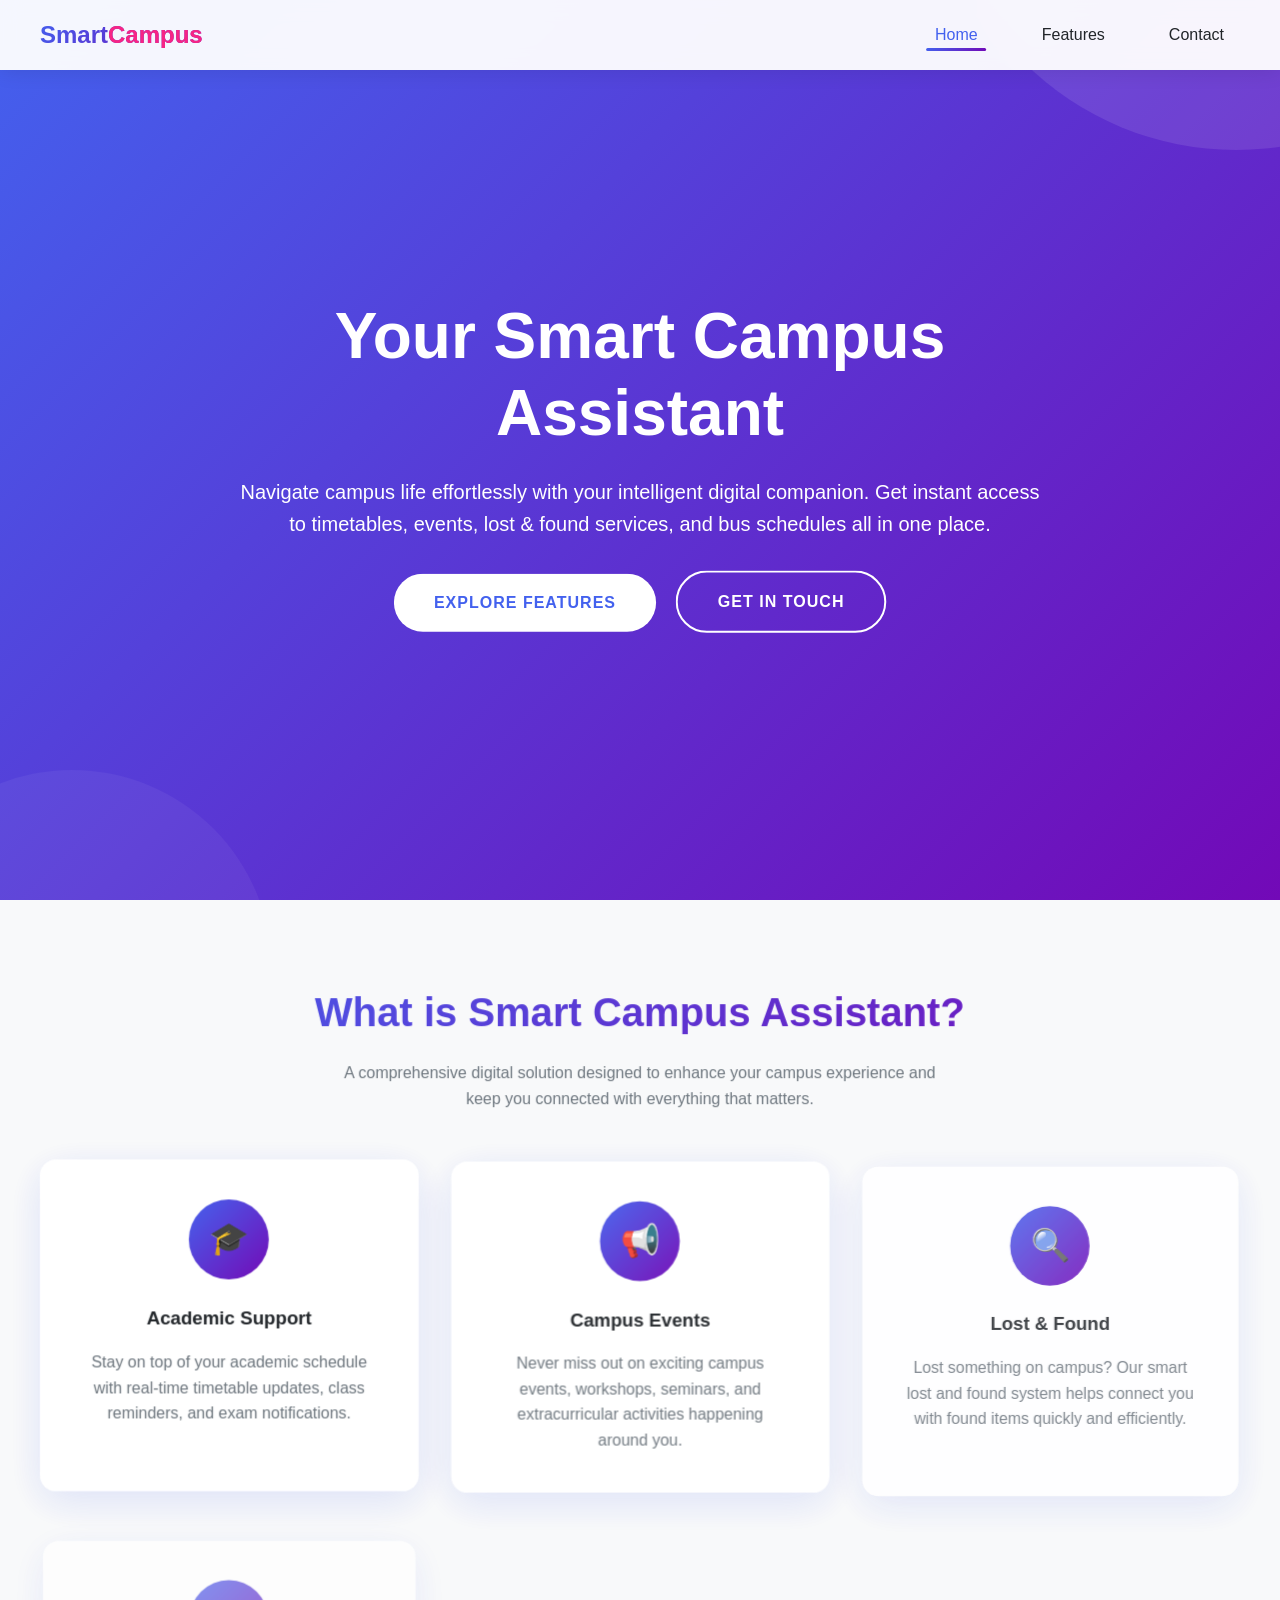
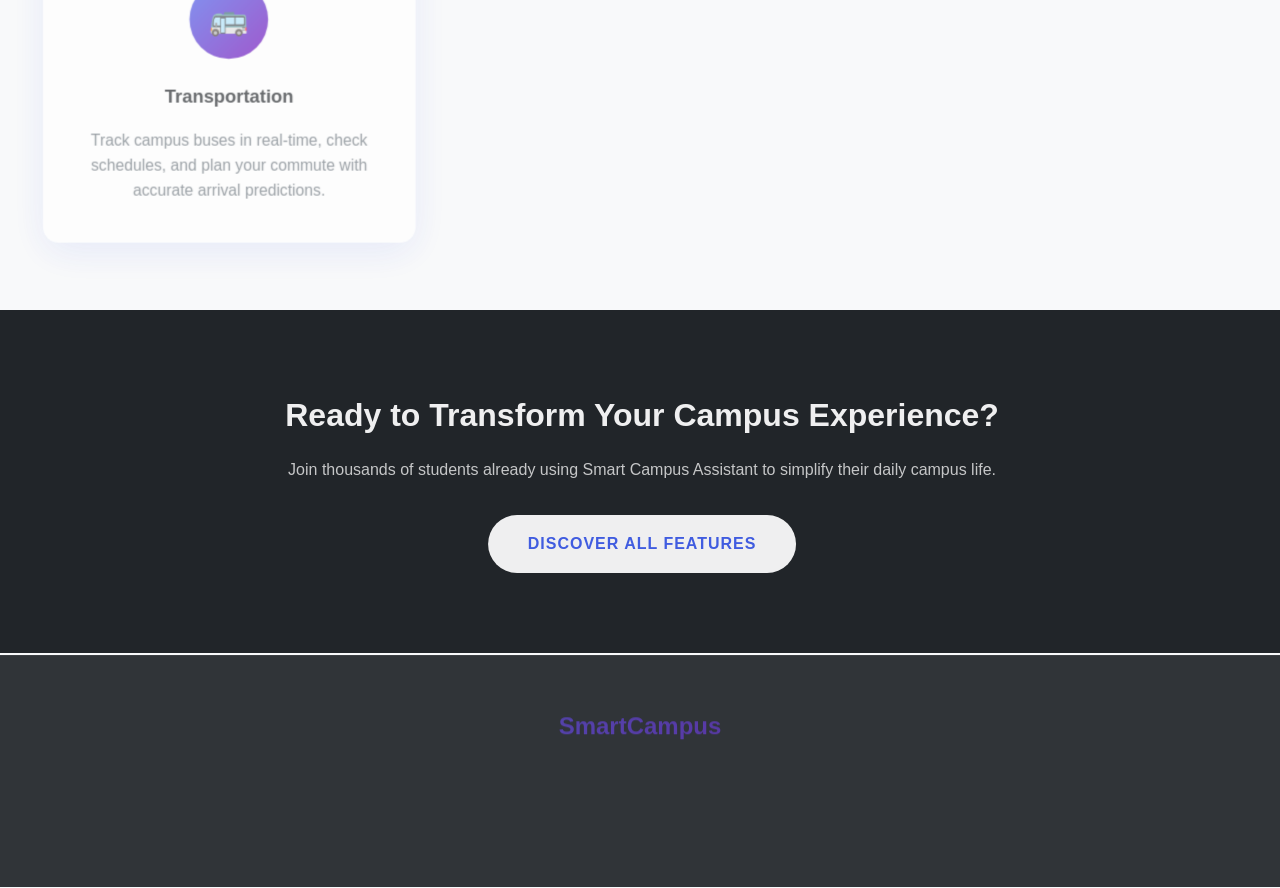
<file: index.html>
<!DOCTYPE html>
<html lang="en">
<head>
    <meta charset="UTF-8">
    <meta name="viewport" content="width=device-width, initial-scale=1.0">
    <title>Smart Campus Assistant - Your Digital Campus Companion</title>
    <link rel="stylesheet" href="styles.css">
</head>
<body>
    <!-- Navbar -->
    <nav class="navbar">
        <div class="nav-container">
            <a href="index.html" class="logo">Smart<span>Campus</span></a>
            <ul class="nav-links">
                <li><a href="index.html" class="active">Home</a></li>
                <li><a href="features.html">Features</a></li>
                <li><a href="contact.html">Contact</a></li>
            </ul>
            <div class="hamburger">
                <span></span>
                <span></span>
                <span></span>
            </div>
        </div>
    </nav>

    <!-- Hero Section -->
    <section class="hero">
        <div class="hero-content">
            <h1>Your Smart Campus Assistant</h1>
            <p>Navigate campus life effortlessly with your intelligent digital companion. Get instant access to timetables, events, lost & found services, and bus schedules all in one place.</p>
            <div class="hero-buttons">
                <a href="features.html" class="btn btn-primary">Explore Features</a>
                <a href="contact.html" class="btn btn-secondary">Get in Touch</a>
            </div>
        </div>
    </section>

    <!-- About Section -->
    <section class="section">
        <div class="container">
            <div class="section-title">
                <h2>What is Smart Campus Assistant?</h2>
                <p>A comprehensive digital solution designed to enhance your campus experience and keep you connected with everything that matters.</p>
            </div>
            
            <div class="about-grid">
                <div class="about-card">
                    <div class="icon">🎓</div>
                    <h3>Academic Support</h3>
                    <p>Stay on top of your academic schedule with real-time timetable updates, class reminders, and exam notifications.</p>
                </div>
                
                <div class="about-card">
                    <div class="icon">📢</div>
                    <h3>Campus Events</h3>
                    <p>Never miss out on exciting campus events, workshops, seminars, and extracurricular activities happening around you.</p>
                </div>
                
                <div class="about-card">
                    <div class="icon">🔍</div>
                    <h3>Lost & Found</h3>
                    <p>Lost something on campus? Our smart lost and found system helps connect you with found items quickly and efficiently.</p>
                </div>
                
                <div class="about-card">
                    <div class="icon">🚌</div>
                    <h3>Transportation</h3>
                    <p>Track campus buses in real-time, check schedules, and plan your commute with accurate arrival predictions.</p>
                </div>
            </div>
        </div>
    </section>

    <!-- CTA Section -->
    <section class="section section-dark">
        <div class="container text-center">
            <h2 style="margin-bottom: 1rem; font-size: 2rem;">Ready to Transform Your Campus Experience?</h2>
            <p style="margin-bottom: 2rem; opacity: 0.8;">Join thousands of students already using Smart Campus Assistant to simplify their daily campus life.</p>
            <a href="features.html" class="btn btn-primary">Discover All Features</a>
        </div>
    </section>

    <!-- Footer -->
    <footer class="footer">
        <div class="footer-content">
            <div class="footer-logo">SmartCampus</div>
            <div class="footer-links">
                <a href="index.html">Home</a>
                <a href="features.html">Features</a>
                <a href="contact.html">Contact</a>
            </div>
            <div class="footer-bottom">
                <p>&copy; 2026 Smart Campus Assistant. All rights reserved.</p>
            </div>
        </div>
    </footer>

    <!-- Scripts -->
    <script src="gsap.min.js"></script>
    <script src="script.js"></script>
</body>
</html>
</file>
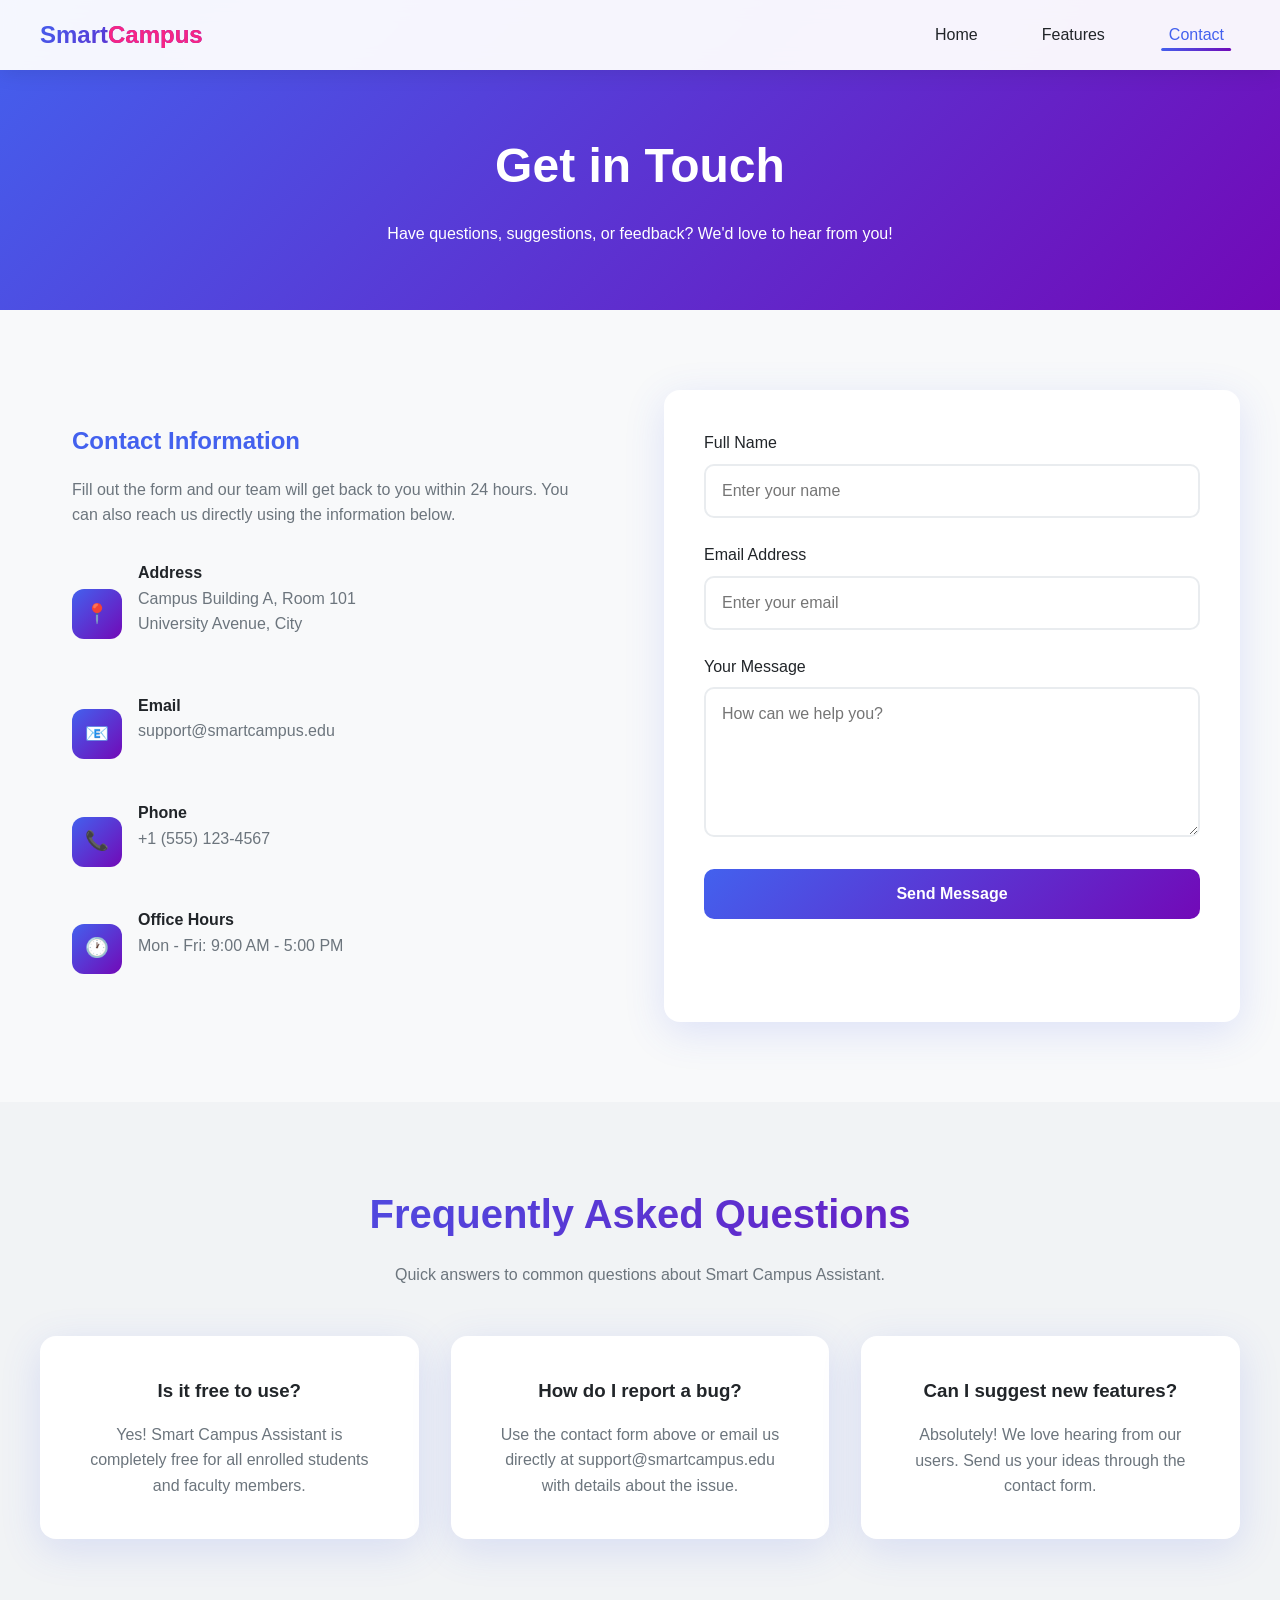
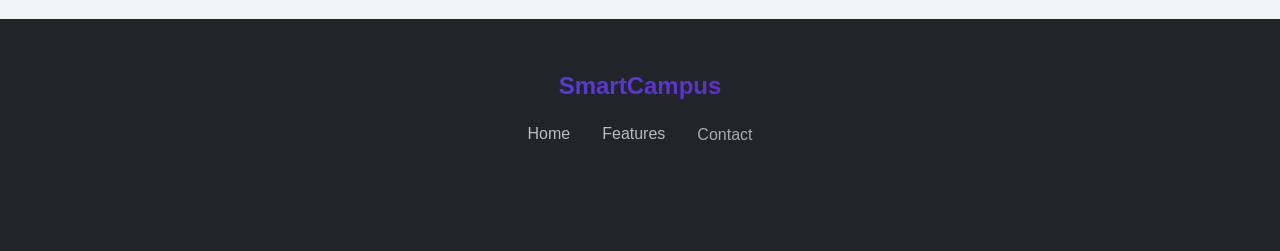
<file: contact.html>
<!DOCTYPE html>
<html lang="en">
<head>
    <meta charset="UTF-8">
    <meta name="viewport" content="width=device-width, initial-scale=1.0">
    <title>Contact Us - Smart Campus Assistant</title>
    <link rel="stylesheet" href="styles.css">
</head>
<body>
    <!-- Navbar -->
    <nav class="navbar">
        <div class="nav-container">
            <a href="index.html" class="logo">Smart<span>Campus</span></a>
            <ul class="nav-links">
                <li><a href="index.html">Home</a></li>
                <li><a href="features.html">Features</a></li>
                <li><a href="contact.html" class="active">Contact</a></li>
            </ul>
            <div class="hamburger">
                <span></span>
                <span></span>
                <span></span>
            </div>
        </div>
    </nav>

    <!-- Page Header -->
    <section class="page-header">
        <h1>Get in Touch</h1>
        <p>Have questions, suggestions, or feedback? We'd love to hear from you!</p>
    </section>

    <!-- Contact Section -->
    <section class="section">
        <div class="container">
            <div class="contact-wrapper">
                <!-- Contact Info -->
                <div class="contact-info">
                    <h3>Contact Information</h3>
                    <p>Fill out the form and our team will get back to you within 24 hours. You can also reach us directly using the information below.</p>
                    
                    <div class="contact-details">
                        <div class="contact-item">
                            <div class="icon">📍</div>
                            <div>
                                <strong>Address</strong>
                                <p>Campus Building A, Room 101<br>University Avenue, City</p>
                            </div>
                        </div>
                        
                        <div class="contact-item">
                            <div class="icon">📧</div>
                            <div>
                                <strong>Email</strong>
                                <p>support@smartcampus.edu</p>
                            </div>
                        </div>
                        
                        <div class="contact-item">
                            <div class="icon">📞</div>
                            <div>
                                <strong>Phone</strong>
                                <p>+1 (555) 123-4567</p>
                            </div>
                        </div>
                        
                        <div class="contact-item">
                            <div class="icon">🕐</div>
                            <div>
                                <strong>Office Hours</strong>
                                <p>Mon - Fri: 9:00 AM - 5:00 PM</p>
                            </div>
                        </div>
                    </div>
                </div>

                <!-- Contact Form -->
                <form class="contact-form" id="contactForm">
                    <div class="form-group">
                        <label for="name">Full Name</label>
                        <input type="text" id="name" name="name" placeholder="Enter your name" required>
                    </div>
                    
                    <div class="form-group">
                        <label for="email">Email Address</label>
                        <input type="email" id="email" name="email" placeholder="Enter your email" required>
                    </div>
                    
                    <div class="form-group">
                        <label for="message">Your Message</label>
                        <textarea id="message" name="message" placeholder="How can we help you?" required></textarea>
                    </div>
                    
                    <button type="submit" class="form-btn">Send Message</button>
                    
                    <div class="success-message">
                        <strong>Thank you!</strong> Your message has been sent successfully. We'll get back to you soon.
                    </div>
                </form>
            </div>
        </div>
    </section>

    <!-- FAQ Section -->
    <section class="section" style="background: #f1f3f5;">
        <div class="container">
            <div class="section-title">
                <h2>Frequently Asked Questions</h2>
                <p>Quick answers to common questions about Smart Campus Assistant.</p>
            </div>
            
            <div class="about-grid">
                <div class="about-card">
                    <h3>Is it free to use?</h3>
                    <p>Yes! Smart Campus Assistant is completely free for all enrolled students and faculty members.</p>
                </div>
                <div class="about-card">
                    <h3>How do I report a bug?</h3>
                    <p>Use the contact form above or email us directly at support@smartcampus.edu with details about the issue.</p>
                </div>
                <div class="about-card">
                    <h3>Can I suggest new features?</h3>
                    <p>Absolutely! We love hearing from our users. Send us your ideas through the contact form.</p>
                </div>
            </div>
        </div>
    </section>

    <!-- Footer -->
    <footer class="footer">
        <div class="footer-content">
            <div class="footer-logo">SmartCampus</div>
            <div class="footer-links">
                <a href="index.html">Home</a>
                <a href="features.html">Features</a>
                <a href="contact.html">Contact</a>
            </div>
            <div class="footer-bottom">
                <p>&copy; 2026 Smart Campus Assistant. All rights reserved.</p>
            </div>
        </div>
    </footer>

    <!-- Scripts -->
    <script src="gsap.min.js"></script>
    <script src="script.js"></script>
</body>
</html>
</file>
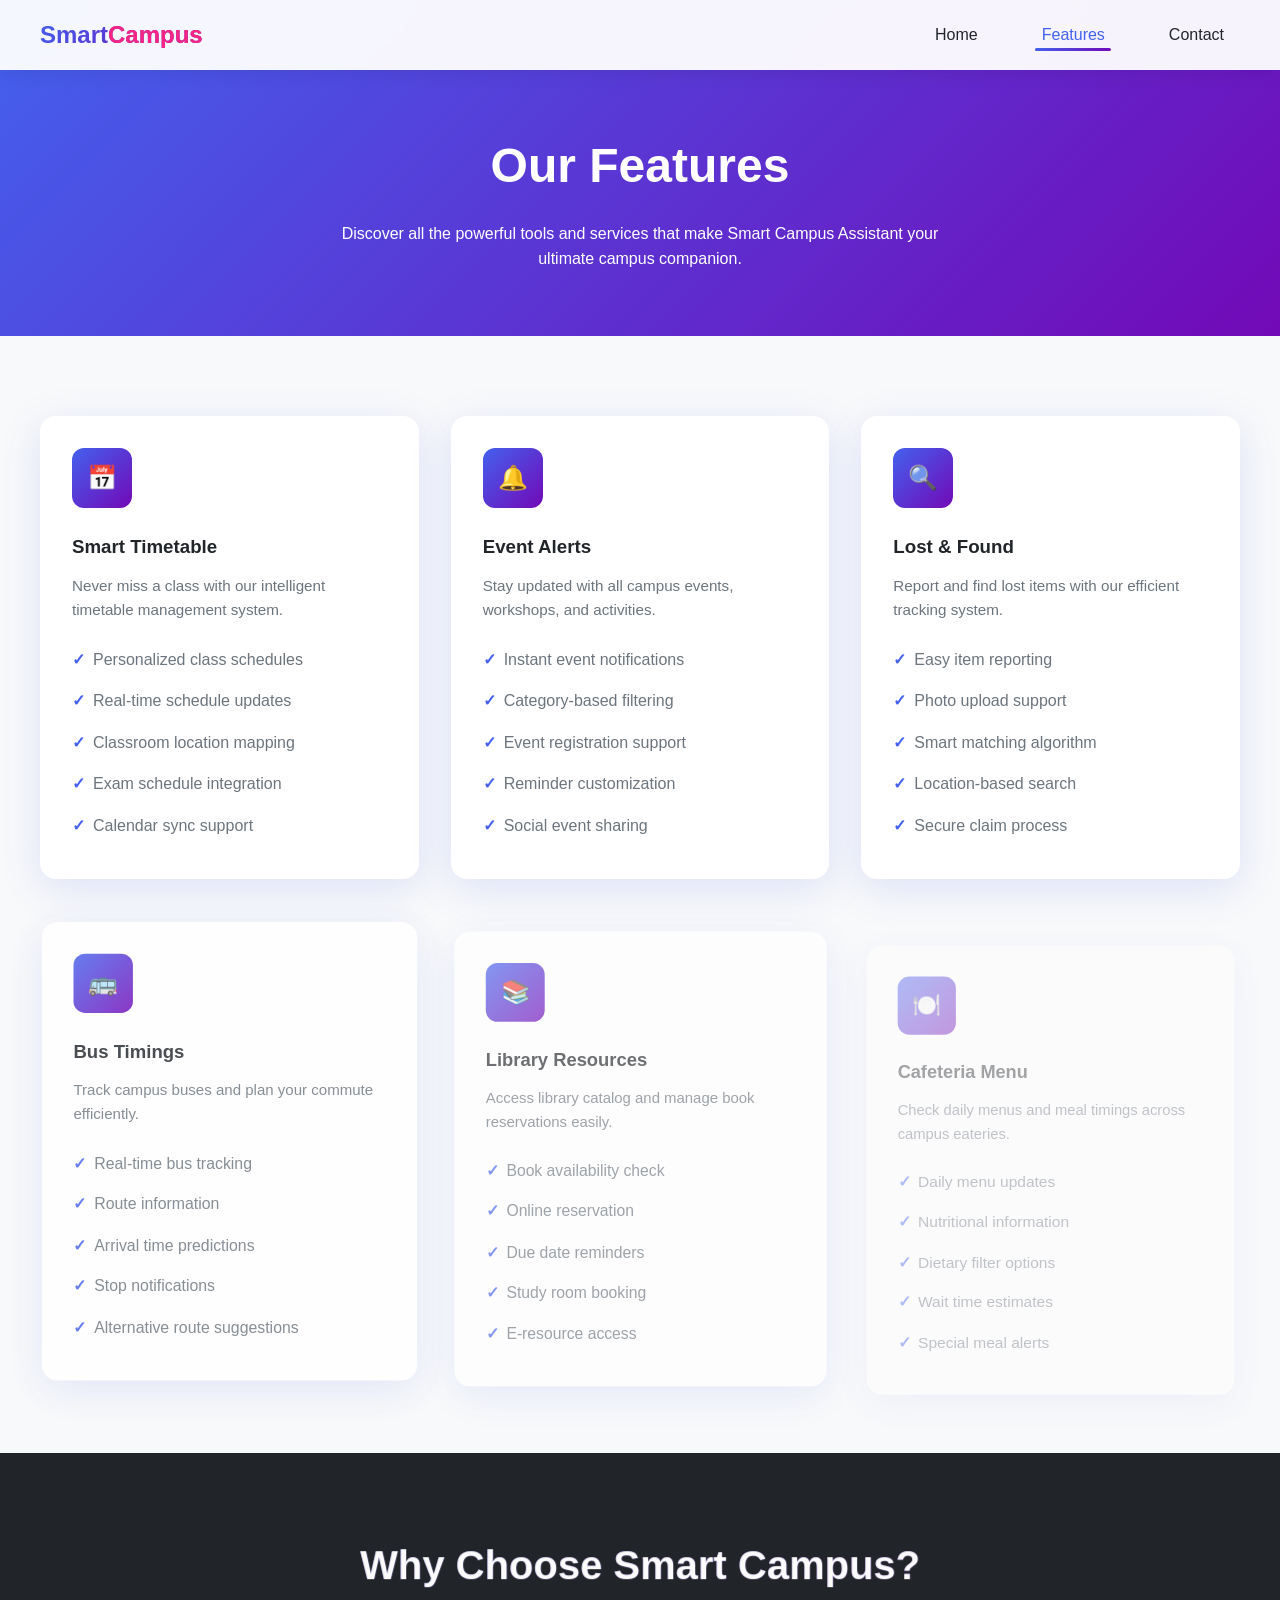
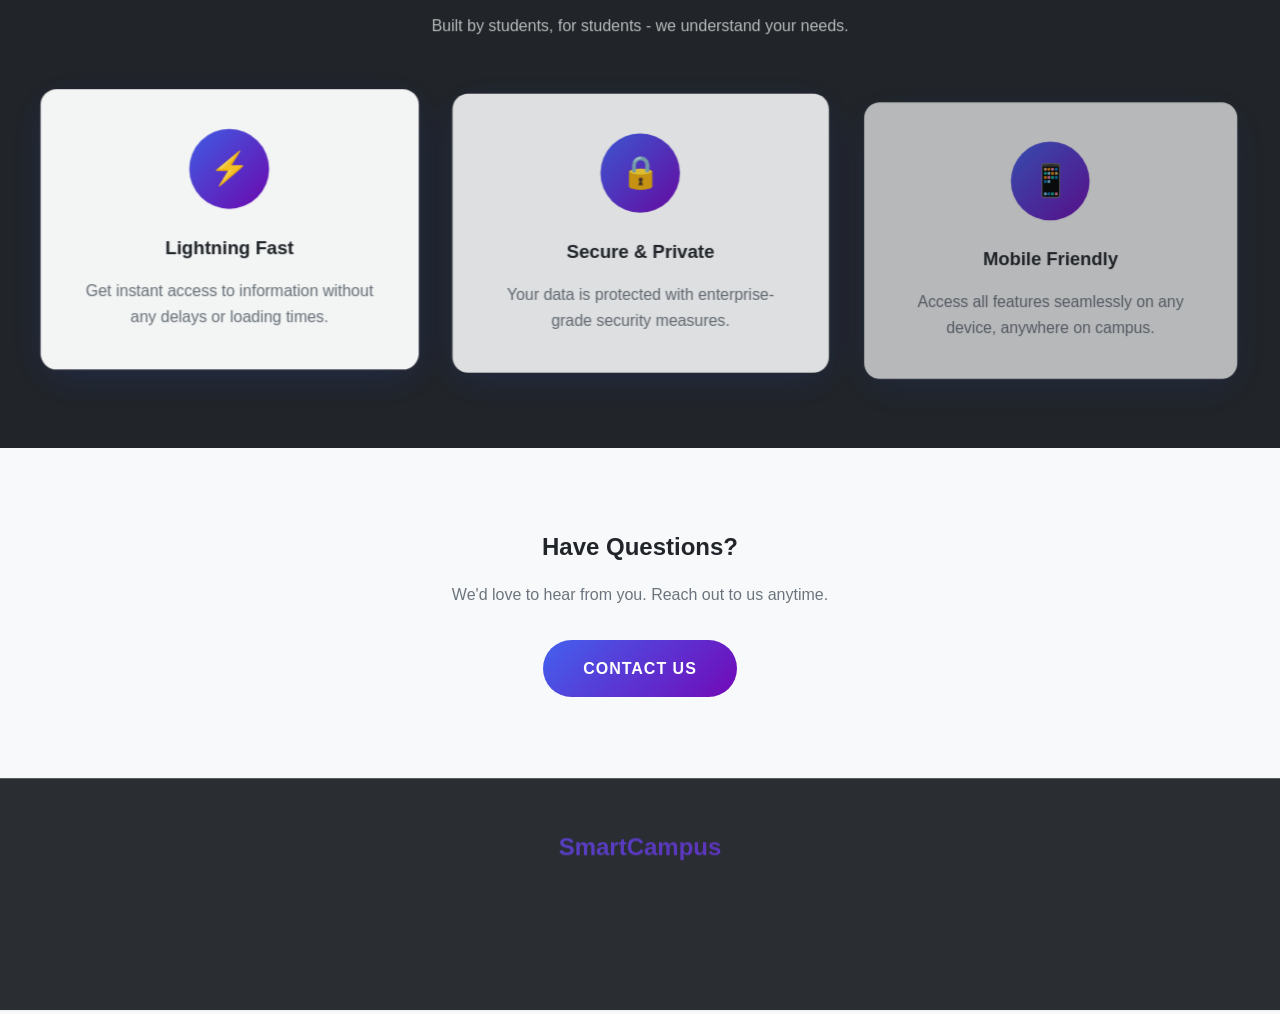
<file: features.html>
<!DOCTYPE html>
<html lang="en">
<head>
    <meta charset="UTF-8">
    <meta name="viewport" content="width=device-width, initial-scale=1.0">
    <title>Features - Smart Campus Assistant</title>
    <link rel="stylesheet" href="styles.css">
</head>
<body>
    <!-- Navbar -->
    <nav class="navbar">
        <div class="nav-container">
            <a href="index.html" class="logo">Smart<span>Campus</span></a>
            <ul class="nav-links">
                <li><a href="index.html">Home</a></li>
                <li><a href="features.html" class="active">Features</a></li>
                <li><a href="contact.html">Contact</a></li>
            </ul>
            <div class="hamburger">
                <span></span>
                <span></span>
                <span></span>
            </div>
        </div>
    </nav>

    <!-- Page Header -->
    <section class="page-header">
        <h1>Our Features</h1>
        <p>Discover all the powerful tools and services that make Smart Campus Assistant your ultimate campus companion.</p>
    </section>

    <!-- Features Section -->
    <section class="section">
        <div class="container">
            <div class="features-grid">
                <!-- Timetable Feature -->
                <div class="feature-card">
                    <div class="feature-icon">📅</div>
                    <h3>Smart Timetable</h3>
                    <p>Never miss a class with our intelligent timetable management system.</p>
                    <ul class="feature-list">
                        <li>Personalized class schedules</li>
                        <li>Real-time schedule updates</li>
                        <li>Classroom location mapping</li>
                        <li>Exam schedule integration</li>
                        <li>Calendar sync support</li>
                    </ul>
                </div>

                <!-- Event Alerts Feature -->
                <div class="feature-card">
                    <div class="feature-icon">🔔</div>
                    <h3>Event Alerts</h3>
                    <p>Stay updated with all campus events, workshops, and activities.</p>
                    <ul class="feature-list">
                        <li>Instant event notifications</li>
                        <li>Category-based filtering</li>
                        <li>Event registration support</li>
                        <li>Reminder customization</li>
                        <li>Social event sharing</li>
                    </ul>
                </div>

                <!-- Lost & Found Feature -->
                <div class="feature-card">
                    <div class="feature-icon">🔍</div>
                    <h3>Lost & Found</h3>
                    <p>Report and find lost items with our efficient tracking system.</p>
                    <ul class="feature-list">
                        <li>Easy item reporting</li>
                        <li>Photo upload support</li>
                        <li>Smart matching algorithm</li>
                        <li>Location-based search</li>
                        <li>Secure claim process</li>
                    </ul>
                </div>

                <!-- Bus Timings Feature -->
                <div class="feature-card">
                    <div class="feature-icon">🚌</div>
                    <h3>Bus Timings</h3>
                    <p>Track campus buses and plan your commute efficiently.</p>
                    <ul class="feature-list">
                        <li>Real-time bus tracking</li>
                        <li>Route information</li>
                        <li>Arrival time predictions</li>
                        <li>Stop notifications</li>
                        <li>Alternative route suggestions</li>
                    </ul>
                </div>

                <!-- Additional Features -->
                <div class="feature-card">
                    <div class="feature-icon">📚</div>
                    <h3>Library Resources</h3>
                    <p>Access library catalog and manage book reservations easily.</p>
                    <ul class="feature-list">
                        <li>Book availability check</li>
                        <li>Online reservation</li>
                        <li>Due date reminders</li>
                        <li>Study room booking</li>
                        <li>E-resource access</li>
                    </ul>
                </div>

                <div class="feature-card">
                    <div class="feature-icon">🍽️</div>
                    <h3>Cafeteria Menu</h3>
                    <p>Check daily menus and meal timings across campus eateries.</p>
                    <ul class="feature-list">
                        <li>Daily menu updates</li>
                        <li>Nutritional information</li>
                        <li>Dietary filter options</li>
                        <li>Wait time estimates</li>
                        <li>Special meal alerts</li>
                    </ul>
                </div>
            </div>
        </div>
    </section>

    <!-- Why Choose Section -->
    <section class="section section-dark">
        <div class="container">
            <div class="section-title">
                <h2 style="-webkit-text-fill-color: white; color: white;">Why Choose Smart Campus?</h2>
                <p style="color: rgba(255,255,255,0.7);">Built by students, for students - we understand your needs.</p>
            </div>
            <div class="about-grid">
                <div class="about-card">
                    <div class="icon">⚡</div>
                    <h3>Lightning Fast</h3>
                    <p>Get instant access to information without any delays or loading times.</p>
                </div>
                <div class="about-card">
                    <div class="icon">🔒</div>
                    <h3>Secure & Private</h3>
                    <p>Your data is protected with enterprise-grade security measures.</p>
                </div>
                <div class="about-card">
                    <div class="icon">📱</div>
                    <h3>Mobile Friendly</h3>
                    <p>Access all features seamlessly on any device, anywhere on campus.</p>
                </div>
            </div>
        </div>
    </section>

    <!-- CTA -->
    <section class="section text-center">
        <h2 style="margin-bottom: 1rem;">Have Questions?</h2>
        <p style="margin-bottom: 2rem; color: var(--gray);">We'd love to hear from you. Reach out to us anytime.</p>
        <a href="contact.html" class="btn btn-gradient">Contact Us</a>
    </section>

    <!-- Footer -->
    <footer class="footer">
        <div class="footer-content">
            <div class="footer-logo">SmartCampus</div>
            <div class="footer-links">
                <a href="index.html">Home</a>
                <a href="features.html">Features</a>
                <a href="contact.html">Contact</a>
            </div>
            <div class="footer-bottom">
                <p>&copy; 2026 Smart Campus Assistant. All rights reserved.</p>
            </div>
        </div>
    </footer>

    <!-- Scripts -->
    <script src="gsap.min.js"></script>
    <script src="script.js"></script>
</body>
</html>
</file>
<file: styles.css>
/* ===== CSS Variables ===== */
:root {
    --primary: #4361ee;
    --primary-dark: #3a0ca3;
    --secondary: #7209b7;
    --accent: #f72585;
    --light: #f8f9fa;
    --dark: #212529;
    --gray: #6c757d;
    --white: #ffffff;
    --gradient: linear-gradient(135deg, var(--primary) 0%, var(--secondary) 100%);
    --shadow: 0 10px 40px rgba(67, 97, 238, 0.15);
    --shadow-hover: 0 20px 60px rgba(67, 97, 238, 0.25);
    --radius: 16px;
    --transition: all 0.3s cubic-bezier(0.4, 0, 0.2, 1);
}

/* ===== Reset & Base ===== */
* {
    margin: 0;
    padding: 0;
    box-sizing: border-box;
}

html {
    scroll-behavior: smooth;
}

body {
    font-family: 'Segoe UI', Tahoma, Geneva, Verdana, sans-serif;
    background: var(--light);
    color: var(--dark);
    line-height: 1.6;
    overflow-x: hidden;
}

a {
    text-decoration: none;
    color: inherit;
}

ul {
    list-style: none;
}

img {
    max-width: 100%;
}

/* ===== Click Ripple Effect ===== */
.click-ripple {
    position: fixed;
    width: 10px;
    height: 10px;
    border-radius: 50%;
    background: radial-gradient(circle, rgba(67, 97, 238, 0.4) 0%, rgba(114, 9, 183, 0.2) 50%, transparent 70%);
    pointer-events: none;
    z-index: 9998;
    transform: translate(-50%, -50%) scale(0);
}

/* ===== Navbar ===== */
.navbar {
    position: fixed;
    top: 0;
    left: 0;
    right: 0;
    z-index: 1000;
    background: rgba(255, 255, 255, 0.95);
    backdrop-filter: blur(10px);
    box-shadow: 0 2px 20px rgba(0, 0, 0, 0.1);
    padding: 1rem 2rem;
}

.nav-container {
    max-width: 1200px;
    margin: 0 auto;
    display: flex;
    justify-content: space-between;
    align-items: center;
}

.logo {
    font-size: 1.5rem;
    font-weight: 700;
    background: var(--gradient);
    -webkit-background-clip: text;
    -webkit-text-fill-color: transparent;
    background-clip: text;
}

.logo span {
    color: var(--accent);
    -webkit-text-fill-color: var(--accent);
}

.nav-links {
    display: flex;
    gap: 2rem;
}

.nav-links a {
    font-weight: 500;
    color: var(--dark);
    padding: 0.5rem 1rem;
    border-radius: 8px;
    transition: var(--transition);
    position: relative;
}

.nav-links a::after {
    content: '';
    position: absolute;
    bottom: 0;
    left: 50%;
    transform: translateX(-50%);
    width: 0;
    height: 3px;
    background: var(--gradient);
    border-radius: 2px;
    transition: var(--transition);
}

.nav-links a:hover::after,
.nav-links a.active::after {
    width: 80%;
}

.nav-links a:hover {
    color: var(--primary);
}

.nav-links a.active {
    color: var(--primary);
}

/* Mobile Menu */
.hamburger {
    display: none;
    flex-direction: column;
    gap: 5px;
    cursor: pointer;
    padding: 5px;
}

.hamburger span {
    width: 25px;
    height: 3px;
    background: var(--dark);
    border-radius: 2px;
    transition: var(--transition);
}

/* ===== Hero Section ===== */
.hero {
    min-height: 100vh;
    display: flex;
    align-items: center;
    justify-content: center;
    padding: 6rem 2rem 4rem;
    background: var(--gradient);
    position: relative;
    overflow: hidden;
}

.hero::before {
    content: '';
    position: absolute;
    top: -50%;
    right: -20%;
    width: 600px;
    height: 600px;
    background: rgba(255, 255, 255, 0.1);
    border-radius: 50%;
}

.hero::after {
    content: '';
    position: absolute;
    bottom: -30%;
    left: -10%;
    width: 400px;
    height: 400px;
    background: rgba(255, 255, 255, 0.05);
    border-radius: 50%;
}

.hero-content {
    max-width: 800px;
    text-align: center;
    color: var(--white);
    position: relative;
    z-index: 1;
}

.hero h1 {
    font-size: clamp(2.5rem, 6vw, 4rem);
    margin-bottom: 1.5rem;
    line-height: 1.2;
}

.hero p {
    font-size: clamp(1rem, 2.5vw, 1.25rem);
    margin-bottom: 2rem;
    opacity: 0.9;
}

/* ===== Buttons ===== */
.btn {
    display: inline-block;
    padding: 1rem 2.5rem;
    border-radius: 50px;
    font-weight: 600;
    font-size: 1rem;
    cursor: pointer;
    transition: var(--transition);
    border: none;
    text-transform: uppercase;
    letter-spacing: 1px;
}

.btn-primary {
    background: var(--white);
    color: var(--primary);
}

.btn-primary:hover {
    transform: translateY(-3px);
    box-shadow: 0 10px 30px rgba(0, 0, 0, 0.2);
}

.btn-secondary {
    background: transparent;
    color: var(--white);
    border: 2px solid var(--white);
    margin-left: 1rem;
}

.btn-secondary:hover {
    background: var(--white);
    color: var(--primary);
}

.btn-gradient {
    background: var(--gradient);
    color: var(--white);
}

.btn-gradient:hover {
    transform: translateY(-3px);
    box-shadow: var(--shadow-hover);
}

/* ===== Section Styles ===== */
.section {
    padding: 5rem 2rem;
}

.section-dark {
    background: var(--dark);
    color: var(--white);
}

.container {
    max-width: 1200px;
    margin: 0 auto;
}

.section-title {
    text-align: center;
    margin-bottom: 3rem;
}

.section-title h2 {
    font-size: clamp(2rem, 4vw, 2.5rem);
    margin-bottom: 1rem;
    background: var(--gradient);
    -webkit-background-clip: text;
    -webkit-text-fill-color: transparent;
    background-clip: text;
}

.section-title p {
    color: var(--gray);
    max-width: 600px;
    margin: 0 auto;
}

/* ===== About Section ===== */
.about-grid {
    display: grid;
    grid-template-columns: repeat(auto-fit, minmax(300px, 1fr));
    gap: 2rem;
    margin-top: 3rem;
}

.about-card {
    background: var(--white);
    padding: 2.5rem;
    border-radius: var(--radius);
    box-shadow: var(--shadow);
    transition: var(--transition);
    text-align: center;
}

.about-card:hover {
    transform: translateY(-10px);
    box-shadow: var(--shadow-hover);
}

.about-card .icon {
    width: 80px;
    height: 80px;
    background: var(--gradient);
    border-radius: 50%;
    display: flex;
    align-items: center;
    justify-content: center;
    margin: 0 auto 1.5rem;
    font-size: 2rem;
}

.about-card h3 {
    margin-bottom: 1rem;
    color: var(--dark);
}

.about-card p {
    color: var(--gray);
}

/* ===== Features Page ===== */
.page-header {
    background: var(--gradient);
    padding: 8rem 2rem 4rem;
    text-align: center;
    color: var(--white);
}

.page-header h1 {
    font-size: clamp(2rem, 5vw, 3rem);
    margin-bottom: 1rem;
}

.page-header p {
    opacity: 0.9;
    max-width: 600px;
    margin: 0 auto;
}

.features-grid {
    display: grid;
    grid-template-columns: repeat(auto-fit, minmax(280px, 1fr));
    gap: 2rem;
}

.feature-card {
    background: var(--white);
    padding: 2rem;
    border-radius: var(--radius);
    box-shadow: var(--shadow);
    transition: var(--transition);
    position: relative;
    overflow: hidden;
}

.feature-card::before {
    content: '';
    position: absolute;
    top: 0;
    left: 0;
    right: 0;
    height: 4px;
    background: var(--gradient);
    transform: scaleX(0);
    transition: var(--transition);
}

.feature-card:hover::before {
    transform: scaleX(1);
}

.feature-card:hover {
    transform: translateY(-5px);
    box-shadow: var(--shadow-hover);
}

.feature-icon {
    width: 60px;
    height: 60px;
    background: linear-gradient(135deg, var(--primary) 0%, var(--secondary) 100%);
    border-radius: 12px;
    display: flex;
    align-items: center;
    justify-content: center;
    margin-bottom: 1.5rem;
    font-size: 1.5rem;
    color: var(--white);
}

.feature-card h3 {
    margin-bottom: 0.75rem;
    color: var(--dark);
}

.feature-card p {
    color: var(--gray);
    font-size: 0.95rem;
}

.feature-list {
    margin-top: 1rem;
}

.feature-list li {
    padding: 0.5rem 0;
    color: var(--gray);
    display: flex;
    align-items: center;
    gap: 0.5rem;
}

.feature-list li::before {
    content: '✓';
    color: var(--primary);
    font-weight: bold;
}

/* ===== Contact Page ===== */
.contact-wrapper {
    display: grid;
    grid-template-columns: repeat(auto-fit, minmax(300px, 1fr));
    gap: 3rem;
}

.contact-info {
    padding: 2rem;
}

.contact-info h3 {
    font-size: 1.5rem;
    margin-bottom: 1rem;
    color: var(--primary);
}

.contact-info p {
    color: var(--gray);
    margin-bottom: 2rem;
}

.contact-details {
    display: flex;
    flex-direction: column;
    gap: 1.5rem;
}

.contact-item {
    display: flex;
    align-items: center;
    gap: 1rem;
}

.contact-item .icon {
    width: 50px;
    height: 50px;
    background: var(--gradient);
    border-radius: 12px;
    display: flex;
    align-items: center;
    justify-content: center;
    color: var(--white);
    font-size: 1.2rem;
}

.contact-form {
    background: var(--white);
    padding: 2.5rem;
    border-radius: var(--radius);
    box-shadow: var(--shadow);
}

.form-group {
    margin-bottom: 1.5rem;
}

.form-group label {
    display: block;
    margin-bottom: 0.5rem;
    font-weight: 500;
    color: var(--dark);
}

.form-group input,
.form-group textarea {
    width: 100%;
    padding: 1rem;
    border: 2px solid #e9ecef;
    border-radius: 10px;
    font-size: 1rem;
    font-family: inherit;
    transition: var(--transition);
}

.form-group input:focus,
.form-group textarea:focus {
    outline: none;
    border-color: var(--primary);
    box-shadow: 0 0 0 4px rgba(67, 97, 238, 0.1);
}

.form-group textarea {
    min-height: 150px;
    resize: vertical;
}

.form-btn {
    width: 100%;
    padding: 1rem;
    background: var(--gradient);
    color: var(--white);
    border: none;
    border-radius: 10px;
    font-size: 1rem;
    font-weight: 600;
    cursor: pointer;
    transition: var(--transition);
}

.form-btn:hover {
    transform: translateY(-2px);
    box-shadow: var(--shadow-hover);
}

.form-btn:active {
    transform: translateY(0);
}

/* Success Message */
.success-message {
    display: none;
    background: #d4edda;
    color: #155724;
    padding: 1rem;
    border-radius: 10px;
    margin-top: 1rem;
    text-align: center;
}

.success-message.show {
    display: block;
}

/* ===== Footer ===== */
.footer {
    background: var(--dark);
    color: var(--white);
    padding: 3rem 2rem 1.5rem;
    text-align: center;
}

.footer-content {
    max-width: 1200px;
    margin: 0 auto;
}

.footer-logo {
    font-size: 1.5rem;
    font-weight: 700;
    margin-bottom: 1rem;
    background: var(--gradient);
    -webkit-background-clip: text;
    -webkit-text-fill-color: transparent;
    background-clip: text;
}

.footer-links {
    display: flex;
    justify-content: center;
    gap: 2rem;
    margin-bottom: 2rem;
    flex-wrap: wrap;
}

.footer-links a {
    color: rgba(255, 255, 255, 0.7);
    transition: var(--transition);
}

.footer-links a:hover {
    color: var(--white);
}

.footer-bottom {
    padding-top: 1.5rem;
    border-top: 1px solid rgba(255, 255, 255, 0.1);
    color: rgba(255, 255, 255, 0.5);
    font-size: 0.9rem;
}

/* ===== Animations ===== */
.fade-in {
    opacity: 0;
    transform: translateY(30px);
}

.slide-left {
    opacity: 0;
    transform: translateX(-50px);
}

.slide-right {
    opacity: 0;
    transform: translateX(50px);
}

.scale-in {
    opacity: 0;
    transform: scale(0.8);
}

/* ===== Mobile Responsive ===== */
@media (max-width: 768px) {
    .hamburger {
        display: flex;
    }

    .nav-links {
        position: fixed;
        top: 70px;
        left: 0;
        right: 0;
        z-index: 999;
        background: var(--white);
        flex-direction: column;
        padding: 2rem;
        gap: 1rem;
        box-shadow: 0 10px 30px rgba(0, 0, 0, 0.1);
        transform: translateY(-150%);
        opacity: 0;
        transition: var(--transition);
    }

    .nav-links.active {
        transform: translateY(0);
        opacity: 1;
    }

    .nav-links a {
        text-align: center;
        padding: 1rem;
    }

    .hamburger.active span:nth-child(1) {
        transform: rotate(45deg) translate(5px, 5px);
    }

    .hamburger.active span:nth-child(2) {
        opacity: 0;
    }

    .hamburger.active span:nth-child(3) {
        transform: rotate(-45deg) translate(7px, -6px);
    }

    .hero {
        padding: 5rem 1.5rem 3rem;
    }

    .btn-secondary {
        margin-left: 0;
        margin-top: 1rem;
    }

    .hero-buttons {
        display: flex;
        flex-direction: column;
        align-items: center;
        gap: 1rem;
    }

    .section {
        padding: 3rem 1.5rem;
    }

    .contact-wrapper {
        gap: 2rem;
    }

    .contact-form {
        padding: 1.5rem;
    }
}

@media (max-width: 480px) {
    .navbar {
        padding: 1rem;
    }

    .logo {
        font-size: 1.25rem;
    }

    .hero h1 {
        font-size: 2rem;
    }

    .about-card,
    .feature-card {
        padding: 1.5rem;
    }
}

/* ===== Utility Classes ===== */
.text-center {
    text-align: center;
}

.mt-2 {
    margin-top: 2rem;
}

.mb-2 {
    margin-bottom: 2rem;
}
</file>
